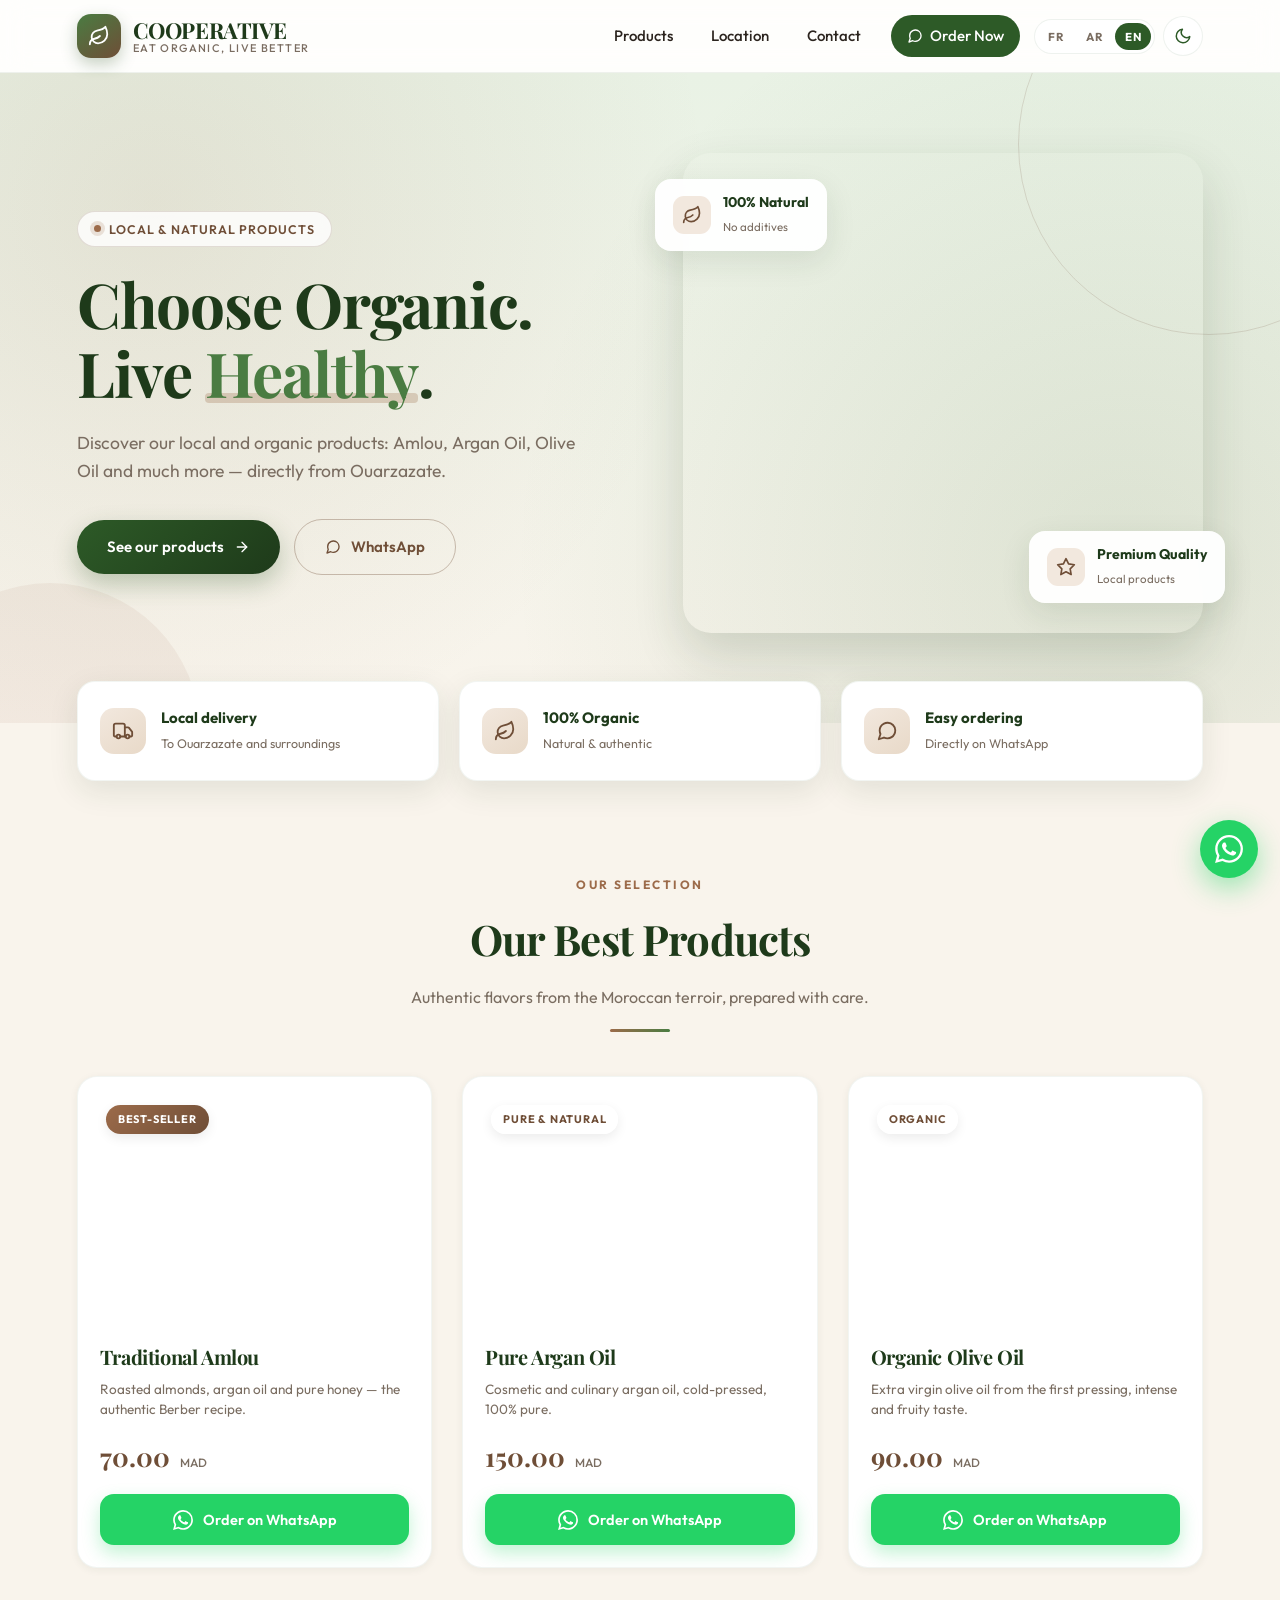
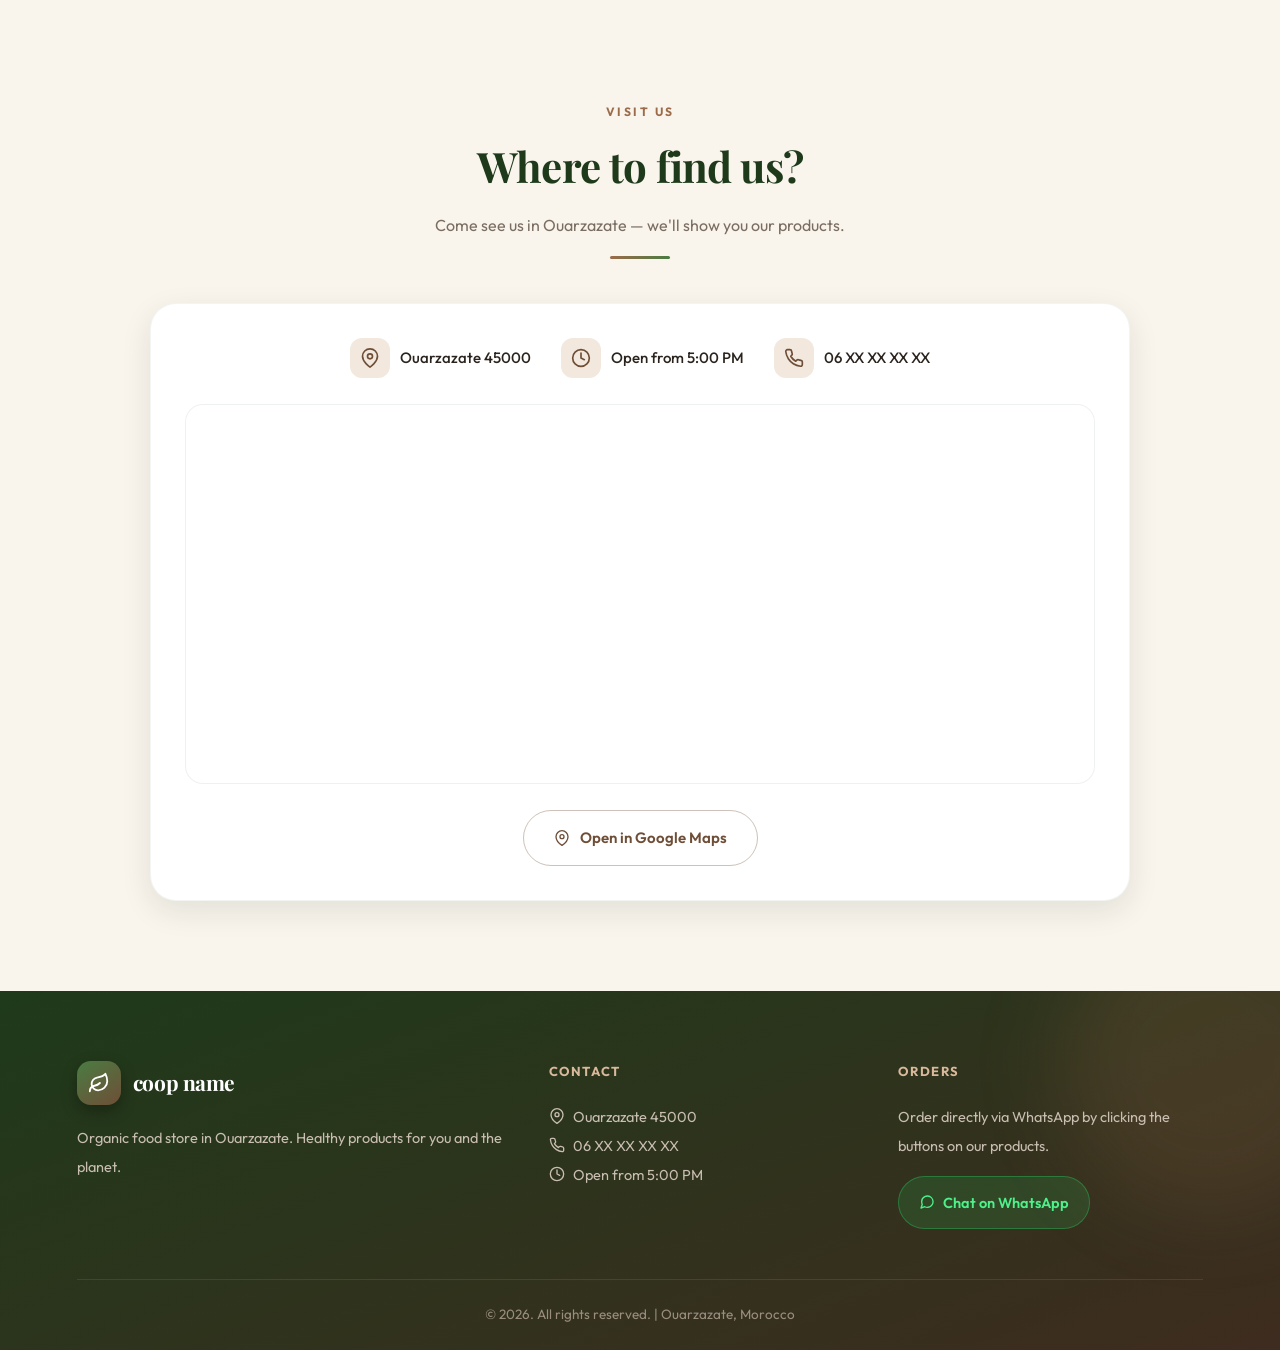
<file: index.html>
<!DOCTYPE html>
<html lang="fr" dir="ltr">
<head>
<meta charset="UTF-8">
<meta name="viewport" content="width=device-width, initial-scale=1.0, viewport-fit=cover">
<meta name="theme-color" content="#1e3a1a">
<title>Coopérative Bio - Amlou, Ziiit & Produits Bio à Ouarzazate</title>
<link rel="preconnect" href="https://fonts.googleapis.com">
<link rel="preconnect" href="https://fonts.gstatic.com" crossorigin>
<link href="https://fonts.googleapis.com/css2?family=Outfit:wght@300;400;500;600;700&family=Playfair+Display:wght@600;700&family=Cairo:wght@400;600;700&display=swap" rel="stylesheet">
<link rel="stylesheet" href="style.css">
</head>
<body>
    <!-- ============ HEADER ============ -->
    <header id="header">
        <div class="logo">
            <div class="logo-mark">
                <svg viewBox="0 0 24 24"><path d="M11 20A7 7 0 0 1 9.8 6.1C15.5 5 17 4.48 19 2c1 2 2 4.18 2 8 0 5.5-4.78 10-10 10Z"/><path d="M2 21c0-3 1.85-5.36 5.08-6C9.5 14.52 12 13 13 12"/></svg>
            </div>
            <div class="logo-text">
                <span class="logo-title" data-i18n="brand_name">COOPERATIVE</span>
                <span class="sub" data-i18n="brand_sub">Manger Bio, Vivre Mieux</span>
            </div>
        </div>

        <nav id="nav">
            <a href="#produits" data-i18n="nav_products">Produits</a>
            <a href="#localisation" data-i18n="nav_location">Localisation</a>
            <a href="#contact" data-i18n="nav_contact">Contact</a>
            <a href="https://wa.me/2126XXXXXXXX?text=Salam" target="_blank" class="nav-cta">
                <svg class="svg-icon svg-16" viewBox="0 0 24 24"><path d="M21 11.5a8.38 8.38 0 0 1-.9 3.8 8.5 8.5 0 0 1-7.6 4.7 8.38 8.38 0 0 1-3.8-.9L3 21l1.9-5.7a8.38 8.38 0 0 1-.9-3.8 8.5 8.5 0 0 1 4.7-7.6 8.38 8.38 0 0 1 3.8-.9h.5a8.48 8.48 0 0 1 8 8v.5z"/></svg>
                <span data-i18n="nav_order">Commander</span>
            </a>
        </nav>

        <div class="header-actions">
            <div class="lang-switch" role="group" aria-label="Langue">
                <button type="button" data-lang="fr" class="active">FR</button>
                <button type="button" data-lang="ar">AR</button>
                <button type="button" data-lang="en">EN</button>
            </div>

            <button class="theme-toggle" id="themeToggle" aria-label="Mode sombre">
                <svg class="icon-moon" viewBox="0 0 24 24"><path d="M21 12.79A9 9 0 1 1 11.21 3 7 7 0 0 0 21 12.79z"/></svg>
                <svg class="icon-sun" viewBox="0 0 24 24"><circle cx="12" cy="12" r="4"/><path d="M12 2v2M12 20v2M4.93 4.93l1.41 1.41M17.66 17.66l1.41 1.41M2 12h2M20 12h2M4.93 19.07l1.41-1.41M17.66 6.34l1.41-1.41"/></svg>
            </button>

            <button class="burger" id="burger" aria-label="Menu" aria-expanded="false">
                <span></span><span></span><span></span>
            </button>
        </div>
    </header>

    <!-- ============ HERO ============ -->
    <section class="hero">
        <div class="hero-text">
            <div class="badge"><span class="dot"></span> <span data-i18n="hero_badge">Produits locaux & naturels</span></div>
            <h1 data-i18n-html="hero_title">Choisissez Bio.<br>Vivez <em>Sainement</em>.</h1>
            <p data-i18n="hero_desc">Découvrez nos produits locaux et bio : Amlou, Huile d'Argan, Huile d'Olive et bien plus encore — directement de Ouarzazate.</p>
            <div class="hero-actions">
                <a href="#produits" class="btn btn-primary">
                    <span data-i18n="hero_btn_products">Voir nos produits</span>
                    <svg class="svg-icon svg-16" viewBox="0 0 24 24"><line x1="5" y1="12" x2="19" y2="12"/><polyline points="12 5 19 12 12 19"/></svg>
                </a>
                <a href="https://wa.me/2126XXXXXXXX?text=Salam" target="_blank" class="btn btn-outline">
                    <svg class="svg-icon svg-16" viewBox="0 0 24 24"><path d="M21 11.5a8.38 8.38 0 0 1-.9 3.8 8.5 8.5 0 0 1-7.6 4.7 8.38 8.38 0 0 1-3.8-.9L3 21l1.9-5.7a8.38 8.38 0 0 1-.9-3.8 8.5 8.5 0 0 1 4.7-7.6 8.38 8.38 0 0 1 3.8-.9h.5a8.48 8.48 0 0 1 8 8v.5z"/></svg>
                    <span data-i18n="hero_btn_wa">WhatsApp</span>
                </a>
            </div>
        </div>

        <div class="hero-image">
            <div class="hero-card card-1">
                <div class="ico">
                    <svg class="svg-icon" viewBox="0 0 24 24"><path d="M11 20A7 7 0 0 1 9.8 6.1C15.5 5 17 4.48 19 2c1 2 2 4.18 2 8 0 5.5-4.78 10-10 10Z"/><path d="M2 21c0-3 1.85-5.36 5.08-6C9.5 14.52 12 13 13 12"/></svg>
                </div>
                <div>
                    <b data-i18n="hero_c1_title">100% Naturel</b>
                    <small data-i18n="hero_c1_sub">Sans additifs</small>
                </div>
            </div>
            <div class="hero-card card-2">
                <div class="ico">
                    <svg class="svg-icon" viewBox="0 0 24 24"><polygon points="12 2 15.09 8.26 22 9.27 17 14.14 18.18 21.02 12 17.77 5.82 21.02 7 14.14 2 9.27 8.91 8.26 12 2"/></svg>
                </div>
                <div>
                    <b data-i18n="hero_c2_title">Qualité Premium</b>
                    <small data-i18n="hero_c2_sub">Produits du terroir</small>
                </div>
            </div>
        </div>
    </section>

    <!-- ============ FEATURES ============ -->
    <div class="features">
        <div class="feature reveal">
            <div class="ico">
                <svg class="svg-icon" viewBox="0 0 24 24"><path d="M14 18V6a2 2 0 0 0-2-2H4a2 2 0 0 0-2 2v11a1 1 0 0 0 1 1h2"/><path d="M15 18H9"/><path d="M19 18h2a1 1 0 0 0 1-1v-3.65a1 1 0 0 0-.22-.624l-3.48-4.35A1 1 0 0 0 17.52 8H14"/><circle cx="17" cy="18" r="2"/><circle cx="7" cy="18" r="2"/></svg>
            </div>
            <div>
                <b data-i18n="feat1_title">Livraison locale</b>
                <small data-i18n="feat1_sub">À Ouarzazate et alentours</small>
            </div>
        </div>
        <div class="feature reveal">
            <div class="ico">
                <svg class="svg-icon" viewBox="0 0 24 24"><path d="M11 20A7 7 0 0 1 9.8 6.1C15.5 5 17 4.48 19 2c1 2 2 4.18 2 8 0 5.5-4.78 10-10 10Z"/><path d="M2 21c0-3 1.85-5.36 5.08-6C9.5 14.52 12 13 13 12"/></svg>
            </div>
            <div>
                <b data-i18n="feat2_title">100% Bio</b>
                <small data-i18n="feat2_sub">Naturel & authentique</small>
            </div>
        </div>
        <div class="feature reveal">
            <div class="ico">
                <svg class="svg-icon" viewBox="0 0 24 24"><path d="M21 11.5a8.38 8.38 0 0 1-.9 3.8 8.5 8.5 0 0 1-7.6 4.7 8.38 8.38 0 0 1-3.8-.9L3 21l1.9-5.7a8.38 8.38 0 0 1-.9-3.8 8.5 8.5 0 0 1 4.7-7.6 8.38 8.38 0 0 1 3.8-.9h.5a8.48 8.48 0 0 1 8 8v.5z"/></svg>
            </div>
            <div>
                <b data-i18n="feat3_title">Commande facile</b>
                <small data-i18n="feat3_sub">Directement sur WhatsApp</small>
            </div>
        </div>
    </div>

    <!-- ============ PRODUITS ============ -->
    <div class="section-head reveal">
        <span class="eyebrow" data-i18n="section_eyebrow">Notre sélection</span>
        <h2 data-i18n="section_title">Nos Meilleurs Produits</h2>
        <p data-i18n="section_desc">Des saveurs authentiques du terroir marocain, préparées avec soin.</p>
        <div class="rule"></div>
    </div>

    <div class="products" id="produits">

        <!-- Produit 1 -->
        <div class="product-card reveal">
            <div class="product-img-wrap">
                <div class="product-img" style="background-image: url('https://images.unsplash.com/photo-1596450514735-111a2fe02935?ixlib=rb-1.2.1&auto=format&fit=crop&w=600&q=80');"></div>
                <span class="tag gold" data-i18n="prod1_tag">Best-seller</span>
            </div>
            <div class="product-body">
                <h3 data-i18n="prod1_name">Amlou Traditionnel</h3>
                <p class="product-desc" data-i18n="prod1_desc">Amandes grillées, huile d'argan et miel pur — la recette berbère authentique.</p>
                <div class="price-row">
                    <span class="price"><span data-i18n="price1_num">70,00</span> <small data-i18n="currency">DH</small></span>

                </div>
                <a href="https://wa.me/2126XXXXXXXX?text=Salam%2C%20bghit%20ncommandi%20Amlou" class="btn btn-whatsapp" target="_blank">
                    <svg width="20" height="20" viewBox="0 0 24 24" fill="white"><path d="M17.472 14.382c-.297-.149-1.758-.867-2.03-.967-.273-.099-.471-.148-.67.15-.197.297-.767.966-.94 1.164-.173.199-.347.223-.644.075-.297-.15-1.255-.463-2.39-1.475-.883-.788-1.48-1.761-1.653-2.059-.173-.297-.018-.458.13-.606.134-.133.298-.347.446-.52.149-.174.198-.298.298-.497.099-.198.05-.371-.025-.52-.075-.149-.669-1.612-.916-2.207-.242-.579-.487-.5-.669-.51-.173-.008-.371-.01-.57-.01-.198 0-.52.074-.792.372-.272.297-1.04 1.016-1.04 2.479 0 1.462 1.065 2.875 1.213 3.074.149.198 2.096 3.2 5.077 4.487.709.306 1.262.489 1.694.625.712.227 1.36.195 1.871.118.571-.085 1.758-.719 2.006-1.413.248-.694.248-1.289.173-1.413-.074-.124-.272-.198-.57-.347m-5.421 7.403h-.004a9.87 9.87 0 01-5.031-1.378l-.361-.214-3.741.982.998-3.648-.235-.374a9.86 9.86 0 01-1.51-5.26c.001-5.45 4.436-9.884 9.888-9.884 2.64 0 5.122 1.03 6.988 2.898a9.825 9.825 0 012.893 6.994c-.003 5.45-4.437 9.884-9.885 9.884m8.413-18.297A11.815 11.815 0 0012.05 0C5.495 0 .16 5.335.157 11.892c0 2.096.547 4.142 1.588 5.945L.057 24l6.305-1.654a11.882 11.882 0 005.683 1.448h.005c6.554 0 11.89-5.335 11.893-11.893a11.821 11.821 0 00-3.48-8.413Z"/></svg>
                    <span data-i18n="btn_order_wa">Commander sur WhatsApp</span>
                </a>
            </div>
        </div>

        <!-- Produit 2 -->
        <div class="product-card reveal">
            <div class="product-img-wrap">
                <div class="product-img" style="background-image: url('https://images.unsplash.com/photo-1608571423902-eed4a5ad8108?ixlib=rb-1.2.1&auto=format&fit=crop&w=600&q=80');"></div>
                <span class="tag" data-i18n="prod2_tag">Pur & naturel</span>
            </div>
            <div class="product-body">
                <h3 data-i18n="prod2_name">Huile d'Argan Pure</h3>
                <p class="product-desc" data-i18n="prod2_desc">Huile d'argan cosmétique et alimentaire, pressée à froid, 100% pure.</p>
                <div class="price-row">
                    <span class="price"><span data-i18n="price2_num">150,00</span> <small data-i18n="currency">DH</small></span>

                </div>
                <a href="https://wa.me/2126XXXXXXXX?text=Salam%2C%20bghit%20ncommandi%20Ziiit%20Argan" class="btn btn-whatsapp" target="_blank">
                    <svg width="20" height="20" viewBox="0 0 24 24" fill="white"><path d="M17.472 14.382c-.297-.149-1.758-.867-2.03-.967-.273-.099-.471-.148-.67.15-.197.297-.767.966-.94 1.164-.173.199-.347.223-.644.075-.297-.15-1.255-.463-2.39-1.475-.883-.788-1.48-1.761-1.653-2.059-.173-.297-.018-.458.13-.606.134-.133.298-.347.446-.52.149-.174.198-.298.298-.497.099-.198.05-.371-.025-.52-.075-.149-.669-1.612-.916-2.207-.242-.579-.487-.5-.669-.51-.173-.008-.371-.01-.57-.01-.198 0-.52.074-.792.372-.272.297-1.04 1.016-1.04 2.479 0 1.462 1.065 2.875 1.213 3.074.149.198 2.096 3.2 5.077 4.487.709.306 1.262.489 1.694.625.712.227 1.36.195 1.871.118.571-.085 1.758-.719 2.006-1.413.248-.694.248-1.289.173-1.413-.074-.124-.272-.198-.57-.347m-5.421 7.403h-.004a9.87 9.87 0 01-5.031-1.378l-.361-.214-3.741.982.998-3.648-.235-.374a9.86 9.86 0 01-1.51-5.26c.001-5.45 4.436-9.884 9.888-9.884 2.64 0 5.122 1.03 6.988 2.898a9.825 9.825 0 012.893 6.994c-.003 5.45-4.437 9.884-9.885 9.884m8.413-18.297A11.815 11.815 0 0012.05 0C5.495 0 .16 5.335.157 11.892c0 2.096.547 4.142 1.588 5.945L.057 24l6.305-1.654a11.882 11.882 0 005.683 1.448h.005c6.554 0 11.89-5.335 11.893-11.893a11.821 11.821 0 00-3.48-8.413Z"/></svg>
                    <span data-i18n="btn_order_wa">Commander sur WhatsApp</span>
                </a>
            </div>
        </div>

        <!-- Produit 3 -->
        <div class="product-card reveal">
            <div class="product-img-wrap">
                <div class="product-img" style="background-image: url('https://images.unsplash.com/photo-1474979266404-7eaacbcd87c5?ixlib=rb-1.2.1&auto=format&fit=crop&w=600&q=80');"></div>
                <span class="tag" data-i18n="prod3_tag">Bio</span>
            </div>
            <div class="product-body">
                <h3 data-i18n="prod3_name">Huile d'Olive Bio</h3>
                <p class="product-desc" data-i18n="prod3_desc">Huile d'olive extra vierge de première pression, goût intense et fruité.</p>
                <div class="price-row">
                    <span class="price"><span data-i18n="price3_num">90,00</span> <small data-i18n="currency">DH</small></span>

                </div>
                <a href="https://wa.me/2126XXXXXXXX?text=Salam%2C%20bghit%20ncommandi%20Ziiit%20Zitoun" class="btn btn-whatsapp" target="_blank">
                    <svg width="20" height="20" viewBox="0 0 24 24" fill="white"><path d="M17.472 14.382c-.297-.149-1.758-.867-2.03-.967-.273-.099-.471-.148-.67.15-.197.297-.767.966-.94 1.164-.173.199-.347.223-.644.075-.297-.15-1.255-.463-2.39-1.475-.883-.788-1.48-1.761-1.653-2.059-.173-.297-.018-.458.13-.606.134-.133.298-.347.446-.52.149-.174.198-.298.298-.497.099-.198.05-.371-.025-.52-.075-.149-.669-1.612-.916-2.207-.242-.579-.487-.5-.669-.51-.173-.008-.371-.01-.57-.01-.198 0-.52.074-.792.372-.272.297-1.04 1.016-1.04 2.479 0 1.462 1.065 2.875 1.213 3.074.149.198 2.096 3.2 5.077 4.487.709.306 1.262.489 1.694.625.712.227 1.36.195 1.871.118.571-.085 1.758-.719 2.006-1.413.248-.694.248-1.289.173-1.413-.074-.124-.272-.198-.57-.347m-5.421 7.403h-.004a9.87 9.87 0 01-5.031-1.378l-.361-.214-3.741.982.998-3.648-.235-.374a9.86 9.86 0 01-1.51-5.26c.001-5.45 4.436-9.884 9.888-9.884 2.64 0 5.122 1.03 6.988 2.898a9.825 9.825 0 012.893 6.994c-.003 5.45-4.437 9.884-9.885 9.884m8.413-18.297A11.815 11.815 0 0012.05 0C5.495 0 .16 5.335.157 11.892c0 2.096.547 4.142 1.588 5.945L.057 24l6.305-1.654a11.882 11.882 0 005.683 1.448h.005c6.554 0 11.89-5.335 11.893-11.893a11.821 11.821 0 00-3.48-8.413Z"/></svg>
                    <span data-i18n="btn_order_wa">Commander sur WhatsApp</span>
                </a>
            </div>
        </div>

    </div>

    <!-- ============ LOCALISATION ============ -->
    <section class="location-section" id="localisation">
        <div class="section-head reveal">
            <span class="eyebrow" data-i18n="loc_eyebrow">Nous rendre visite</span>
            <h2 data-i18n="loc_title">Où nous trouver ?</h2>
            <p data-i18n="loc_desc">Passez nous voir à Ouarzazate — on vous fera découvrir nos produits.</p>
            <div class="rule"></div>
        </div>

        <div class="location-wrap reveal">
            <div class="location-info">
                <div class="info-item">
                    <span class="ico">
                        <svg class="svg-icon" viewBox="0 0 24 24"><path d="M21 10c0 7-9 13-9 13s-9-6-9-13a9 9 0 0 1 18 0z"/><circle cx="12" cy="10" r="3"/></svg>
                    </span>
                    <span data-i18n="loc_address">Ouarzazate 45000</span>
                </div>
                <div class="info-item">
                    <span class="ico">
                        <svg class="svg-icon" viewBox="0 0 24 24"><circle cx="12" cy="12" r="10"/><polyline points="12 6 12 12 16 14"/></svg>
                    </span>
                    <span data-i18n="loc_hours">Ouvert à partir de 17:00</span>
                </div>
                <div class="info-item">
                    <span class="ico">
                        <svg class="svg-icon" viewBox="0 0 24 24"><path d="M22 16.92v3a2 2 0 0 1-2.18 2 19.79 19.79 0 0 1-8.63-3.07 19.5 19.5 0 0 1-6-6 19.79 19.79 0 0 1-3.07-8.67A2 2 0 0 1 4.11 2h3a2 2 0 0 1 2 1.72 12.84 12.84 0 0 0 .7 2.81 2 2 0 0 1-.45 2.11L8.09 9.91a16 16 0 0 0 6 6l1.27-1.27a2 2 0 0 1 2.11-.45 12.84 12.84 0 0 0 2.81.7A2 2 0 0 1 22 16.92z"/></svg>
                    </span>
                    <span data-i18n="loc_phone">06 XX XX XX XX</span>
                </div>
            </div>

            <div class="map-container">
                <iframe src="https://maps.google.com/maps?q=30.9335436,-6.937016&hl=fr&z=14&output=embed" allowfullscreen="" loading="lazy" referrerpolicy="no-referrer-when-downgrade"></iframe>
            </div>

            <a href="https://www.google.com/maps/place/Ouarzazate+45000/@30.9889587,-7.0475458,70661m/data=!3m1!1e3!4m15!1m8!3m7!1s0xdbb104077422057:0x26b3cb529b37ab00!2sOuarzazate+45000!3b1!8m2!3d30.9335436!4d-6.937016!16zL20vMDJmdnB0!3m5!1s0xdbb104077422057:0x26b3cb529b37ab00!8m2!3d30.9335436!4d-6.937016!16zL20vMDJmdnB0?entry=ttu" target="_blank" class="btn btn-outline">
                <svg class="svg-icon svg-16" viewBox="0 0 24 24"><path d="M21 10c0 7-9 13-9 13s-9-6-9-13a9 9 0 0 1 18 0z"/><circle cx="12" cy="10" r="3"/></svg>
                <span data-i18n="btn_open_maps">Ouvrir dans Google Maps</span>
            </a>
        </div>
    </section>

    <!-- ============ FOOTER ============ -->
    <footer id="contact">
        <div class="footer-grid">
            <div>
                <div class="footer-brand">
                    <div class="logo-mark">
                        <svg viewBox="0 0 24 24"><path d="M11 20A7 7 0 0 1 9.8 6.1C15.5 5 17 4.48 19 2c1 2 2 4.18 2 8 0 5.5-4.78 10-10 10Z"/><path d="M2 21c0-3 1.85-5.36 5.08-6C9.5 14.52 12 13 13 12"/></svg>
                    </div>
                    <span class="logo-title" data-i18n="footer_brand">nom coop</span>
                </div>
                <p style="display:block;" data-i18n="footer_desc">Magasin d'alimentation bio à Ouarzazate. Des produits sains pour vous et pour la planète.</p>
            </div>

            <div>
                <h4 data-i18n="footer_contact_title">Contact</h4>
                <p>
                    <svg viewBox="0 0 24 24"><path d="M21 10c0 7-9 13-9 13s-9-6-9-13a9 9 0 0 1 18 0z"/><circle cx="12" cy="10" r="3"/></svg>
                    <span data-i18n="loc_address">Ouarzazate 45000</span>
                </p>
                <p>
                    <svg viewBox="0 0 24 24"><path d="M22 16.92v3a2 2 0 0 1-2.18 2 19.79 19.79 0 0 1-8.63-3.07 19.5 19.5 0 0 1-6-6 19.79 19.79 0 0 1-3.07-8.67A2 2 0 0 1 4.11 2h3a2 2 0 0 1 2 1.72 12.84 12.84 0 0 0 .7 2.81 2 2 0 0 1-.45 2.11L8.09 9.91a16 16 0 0 0 6 6l1.27-1.27a2 2 0 0 1 2.11-.45 12.84 12.84 0 0 0 2.81.7A2 2 0 0 1 22 16.92z"/></svg>
                    <span data-i18n="loc_phone">06 XX XX XX XX</span>
                </p>
                <p>
                    <svg viewBox="0 0 24 24"><circle cx="12" cy="12" r="10"/><polyline points="12 6 12 12 16 14"/></svg>
                    <span data-i18n="loc_hours">Ouvert à partir de 17:00</span>
                </p>
            </div>

            <div>
                <h4 data-i18n="footer_orders_title">Commandes</h4>
                <p style="display:block;" data-i18n="footer_orders_desc">Commandez directement via WhatsApp en cliquant sur les boutons de nos produits.</p>
                <a href="https://wa.me/2126XXXXXXXX" target="_blank" class="footer-wa">
                    <svg viewBox="0 0 24 24"><path d="M21 11.5a8.38 8.38 0 0 1-.9 3.8 8.5 8.5 0 0 1-7.6 4.7 8.38 8.38 0 0 1-3.8-.9L3 21l1.9-5.7a8.38 8.38 0 0 1-.9-3.8 8.5 8.5 0 0 1 4.7-7.6 8.38 8.38 0 0 1 3.8-.9h.5a8.48 8.48 0 0 1 8 8v.5z"/></svg>
                    <span data-i18n="footer_wa">Discuter sur WhatsApp</span>
                </a>
            </div>
        </div>

        <div class="footer-bottom" data-i18n="footer_copy">
            &copy; 2026. Tous droits réservés. | Ouarzazate, Maroc
        </div>
    </footer>

    <!-- Float WhatsApp -->
    <a href="https://wa.me/2126XXXXXXXX?text=Salam" target="_blank" class="float-wa" aria-label="WhatsApp">
        <svg viewBox="0 0 24 24"><path d="M17.472 14.382c-.297-.149-1.758-.867-2.03-.967-.273-.099-.471-.148-.67.15-.197.297-.767.966-.94 1.164-.173.199-.347.223-.644.075-.297-.15-1.255-.463-2.39-1.475-.883-.788-1.48-1.761-1.653-2.059-.173-.297-.018-.458.13-.606.134-.133.298-.347.446-.52.149-.174.198-.298.298-.497.099-.198.05-.371-.025-.52-.075-.149-.669-1.612-.916-2.207-.242-.579-.487-.5-.669-.51-.173-.008-.371-.01-.57-.01-.198 0-.52.074-.792.372-.272.297-1.04 1.016-1.04 2.479 0 1.462 1.065 2.875 1.213 3.074.149.198 2.096 3.2 5.077 4.487.709.306 1.262.489 1.694.625.712.227 1.36.195 1.871.118.571-.085 1.758-.719 2.006-1.413.248-.694.248-1.289.173-1.413-.074-.124-.272-.198-.57-.347m-5.421 7.403h-.004a9.87 9.87 0 01-5.031-1.378l-.361-.214-3.741.982.998-3.648-.235-.374a9.86 9.86 0 01-1.51-5.26c.001-5.45 4.436-9.884 9.888-9.884 2.64 0 5.122 1.03 6.988 2.898a9.825 9.825 0 012.893 6.994c-.003 5.45-4.437 9.884-9.885 9.884m8.413-18.297A11.815 11.815 0 0012.05 0C5.495 0 .16 5.335.157 11.892c0 2.096.547 4.142 1.588 5.945L.057 24l6.305-1.654a11.882 11.882 0 005.683 1.448h.005c6.554 0 11.89-5.335 11.893-11.893a11.821 11.821 0 00-3.48-8.413Z"/></svg>
    </a>

    <script src="script.js">
    </script>

</body>
</html>
</file>
<file: style.css>
:root {
        --green-900: #1e3a1a;
        --green-700: #2d5a27;
        --green-500: #4a7c42;
        --green-100: #e9f2e5;
        --cream: #f9f4ec;
        --white: #ffffff;
        --gold: #c9a227;

        --coffee-900: #3e2c1f;
        --coffee-700: #6f4e37;
        --coffee-500: #9c6b4a;
        --coffee-300: #d9b99b;
        --coffee-100: #f2e8de;

        --text-dark: #2b241e;
        --text-light: #7a6d61;
        --heading: #1e3a1a;

        --card-bg: #ffffff;
        --header-bg: rgba(255, 255, 255, .85);
        --mobile-menu-bg: rgba(255, 255, 255, .98);
        --glass-bg: rgba(255, 255, 255, .95);
        --glass-bg-soft: rgba(255, 255, 255, .8);
        --border-soft: rgba(45, 90, 39, .08);
        --border-softer: rgba(45, 90, 39, .06);
        --footer-bg-gradient: linear-gradient(160deg, #1e3a1a, #3e2c1f);
        --footer-text: #c9beb2;
        --footer-muted: #9a8d80;
        --footer-title: #d9b99b;

        --whatsapp: #25D366;
        --whatsapp-dark: #128C7E;
        --shadow-sm: 0 2px 8px rgba(30, 58, 26, .06);
        --shadow-md: 0 10px 30px rgba(30, 58, 26, .10);
        --shadow-lg: 0 22px 50px rgba(30, 58, 26, .16);
        --radius: 20px;
    }

    body.dark {
        --green-100: #1c2c19;
        --cream: #14120f;
        --white: #1f1d1a;

        --text-dark: #ece6dc;
        --text-light: #a89e92;
        --heading: #cfe6c6;

        --card-bg: #1f1d1a;
        --header-bg: rgba(20, 18, 15, .82);
        --mobile-menu-bg: rgba(20, 18, 15, .98);
        --glass-bg: rgba(31, 29, 26, .95);
        --glass-bg-soft: rgba(31, 29, 26, .75);
        --border-soft: rgba(207, 230, 198, .1);
        --border-softer: rgba(207, 230, 198, .07);

        --coffee-100: #2a221c;
        --footer-bg-gradient: linear-gradient(160deg, #10200e, #201612);
        --footer-text: #b8b0a3;
        --footer-muted: #8b8377;
        --footer-title: #d9b99b;

        --shadow-sm: 0 2px 8px rgba(0, 0, 0, .35);
        --shadow-md: 0 10px 30px rgba(0, 0, 0, .45);
        --shadow-lg: 0 22px 50px rgba(0, 0, 0, .55);
        color-scheme: dark;
    }

    * { margin: 0; padding: 0; box-sizing: border-box; -webkit-tap-highlight-color: transparent; }
    html { scroll-behavior: smooth; -webkit-text-size-adjust: 100%; }

    body {
        font-family: 'Outfit', 'Segoe UI', Tahoma, sans-serif;
        background-color: var(--cream);
        color: var(--text-dark);
        line-height: 1.6;
        -webkit-font-smoothing: antialiased;
        overflow-x: hidden;
        transition: background-color .35s ease, color .35s ease;
        min-height: 100vh;
        min-height: 100dvh;
    }

    html[dir="rtl"] body { font-family: 'Cairo', 'Outfit', sans-serif; }
    html[dir="rtl"] h1, html[dir="rtl"] h2, html[dir="rtl"] h3, html[dir="rtl"] .logo-title {
        font-family: 'Cairo', 'Playfair Display', serif;
        letter-spacing: 0;
    }

    h1, h2, h3, .logo-title {
        font-family: 'Playfair Display', Georgia, serif;
        letter-spacing: -.02em;
    }

    a { text-decoration: none; }
    img { max-width: 100%; display: block; }
    button { -webkit-appearance: none; appearance: none; }

    /* ===== SVG icons ===== */
    .svg-icon {
        width: 18px;
        height: 18px;
        stroke: currentColor;
        fill: none;
        stroke-width: 2;
        stroke-linecap: round;
        stroke-linejoin: round;
        flex-shrink: 0;
    }
    .svg-16 { width: 16px; height: 16px; }
    .svg-20 { width: 20px; height: 20px; }
    .svg-22 { width: 22px; height: 22px; }

    .logo-mark svg {
        width: 22px;
        height: 22px;
        stroke: #fff;
        fill: none;
        stroke-width: 2;
        stroke-linecap: round;
        stroke-linejoin: round;
    }

    /* ============ TOP BAR ============ */
    .top-bar {
        background: linear-gradient(90deg, var(--green-900), var(--coffee-700) 50%, var(--green-900));
        color: #f3e8dc;
        padding: 9px 16px;
        font-size: 13.5px;
        display: flex;
        justify-content: center;
        align-items: center;
        flex-wrap: wrap;
        gap: 14px;
        text-align: center;
    }
    .top-bar .tb-item { display: inline-flex; align-items: center; gap: 7px; }
    .top-bar .tb-sep { opacity: .5; }
    .top-bar svg { width: 15px; height: 15px; stroke: #fff; fill: none; stroke-width: 2; stroke-linecap: round; stroke-linejoin: round; }
    .top-bar strong { color: #fff; font-weight: 600; }

    /* ============ HEADER ============ */
    header {
        position: sticky;
        top: 0;
        z-index: 200;
        display: flex;
        justify-content: space-between;
        align-items: center;
        gap: 14px;
        padding: 14px 6%;
        background: var(--header-bg);
        backdrop-filter: blur(14px);
        -webkit-backdrop-filter: blur(14px);
        border-bottom: 1px solid var(--border-soft);
        transition: box-shadow .3s ease, padding .3s ease, background .35s ease;
    }
    header.scrolled {
        box-shadow: var(--shadow-sm);
        padding: 10px 6%;
    }

    .logo {
        display: flex;
        align-items: center;
        gap: 12px;
        flex-shrink: 0;
        min-width: 0;
    }
    .logo-mark {
        width: 44px;
        height: 44px;
        border-radius: 14px;
        background: linear-gradient(145deg, var(--green-500), var(--coffee-700));
        display: grid;
        place-items: center;
        box-shadow: 0 6px 16px rgba(45, 90, 39, .28);
        flex-shrink: 0;
    }
    .logo-text { display: flex; flex-direction: column; line-height: 1.1; min-width: 0; }
    .logo-title {
        font-size: 22px;
        font-weight: 700;
        color: var(--heading);
        transition: color .3s ease;
        white-space: nowrap;
    }
    .logo-text span.sub {
        font-size: 11px;
        letter-spacing: 1.4px;
        text-transform: uppercase;
        color: var(--text-light);
        font-weight: 500;
        white-space: nowrap;
        overflow: hidden;
        text-overflow: ellipsis;
    }
    html[dir="rtl"] .logo-text span.sub { letter-spacing: 0; }

    nav {
        display: flex;
        align-items: center;
        gap: 6px;
        margin-inline-start: auto;
    }
    nav a {
        color: var(--text-dark);
        font-weight: 500;
        font-size: 15px;
        padding: 9px 16px;
        border-radius: 999px;
        transition: all .25s ease;
        display: inline-flex;
        align-items: center;
    }
    nav a:hover {
        background: var(--green-100);
        color: var(--green-500);
    }
    nav a.nav-cta {
        background: var(--green-700);
        color: #fff;
        margin-inline-start: 8px;
        gap: 7px;
    }
    nav a.nav-cta:hover {
        background: var(--green-900);
        transform: translateY(-1px);
        color: #fff;
    }

    .header-actions {
        display: flex;
        align-items: center;
        gap: 8px;
        flex-shrink: 0;
    }

    .lang-switch {
        display: inline-flex;
        background: var(--card-bg);
        border: 1px solid var(--border-soft);
        border-radius: 999px;
        padding: 3px;
        gap: 2px;
        transition: background .3s ease, border-color .3s ease;
    }
    .lang-switch button {
        background: none;
        border: none;
        font-family: inherit;
        font-size: 11.5px;
        font-weight: 700;
        letter-spacing: .5px;
        color: var(--text-light);
        padding: 6px 10px;
        border-radius: 999px;
        cursor: pointer;
        transition: all .22s ease;
        min-width: 34px;
    }
    .lang-switch button:hover { color: var(--green-700); }
    .lang-switch button.active {
        background: var(--green-700);
        color: #fff;
    }
    body.dark .lang-switch button:hover { color: #cfe6c6; }

    .theme-toggle {
        width: 40px;
        height: 40px;
        border-radius: 50%;
        background: var(--card-bg);
        border: 1px solid var(--border-soft);
        display: grid;
        place-items: center;
        cursor: pointer;
        color: var(--green-700);
        transition: all .28s ease;
        flex-shrink: 0;
    }
    body.dark .theme-toggle { color: #ffd97a; }
    .theme-toggle:hover {
        transform: rotate(15deg) scale(1.06);
        border-color: var(--green-500);
    }
    .theme-toggle svg {
        width: 18px;
        height: 18px;
        stroke: currentColor;
        fill: none;
        stroke-width: 2;
        stroke-linecap: round;
        stroke-linejoin: round;
    }
    .theme-toggle .icon-sun { display: none; }
    body.dark .theme-toggle .icon-sun { display: block; }
    body.dark .theme-toggle .icon-moon { display: none; }

    .burger {
        display: none;
        flex-direction: column;
        gap: 5px;
        background: none;
        border: none;
        cursor: pointer;
        padding: 10px 8px;
        min-width: 44px;
        min-height: 44px;
        align-items: center;
        justify-content: center;
    }
    .burger span {
        width: 22px;
        height: 2px;
        background: var(--text-dark);
        border-radius: 2px;
        transition: .3s;
    }
    .burger.open span:nth-child(1) { transform: translateY(7px) rotate(45deg); }
    .burger.open span:nth-child(2) { opacity: 0; }
    .burger.open span:nth-child(3) { transform: translateY(-7px) rotate(-45deg); }

    /* ============ HERO ============ */
    .hero {
        position: relative;
        display: grid;
        grid-template-columns: 1.05fr 1fr;
        align-items: center;
        gap: 60px;
        padding: 80px 6% 90px;
        background:
            radial-gradient(circle at 12% 20%, rgba(156, 107, 74, .12), transparent 45%),
            radial-gradient(circle at 88% 75%, rgba(74, 124, 66, .14), transparent 50%),
            linear-gradient(180deg, var(--green-100) 0%, var(--cream) 100%);
        overflow: hidden;
        transition: background .4s ease;
    }
    .hero::before {
        content: "";
        position: absolute;
        top: -120px; right: -120px;
        width: 380px; height: 380px;
        border-radius: 50%;
        border: 1px solid rgba(111, 78, 55, .16);
        pointer-events: none;
    }
    .hero::after {
        content: "";
        position: absolute;
        bottom: -160px; left: -100px;
        width: 300px; height: 300px;
        border-radius: 50%;
        background: rgba(156, 107, 74, .08);
        pointer-events: none;
    }

    .hero-text { position: relative; z-index: 2; }

    .badge {
        display: inline-flex;
        align-items: center;
        gap: 8px;
        background: var(--glass-bg-soft);
        border: 1px solid rgba(111, 78, 55, .18);
        color: var(--coffee-700);
        font-size: 12.5px;
        font-weight: 600;
        letter-spacing: 1px;
        text-transform: uppercase;
        padding: 7px 16px;
        border-radius: 999px;
        margin-bottom: 22px;
        backdrop-filter: blur(8px);
        transition: background .3s ease, color .3s ease;
    }
    body.dark .badge { color: var(--coffee-300); }
    html[dir="rtl"] .badge { letter-spacing: 0; }
    .badge .dot {
        width: 7px; height: 7px;
        border-radius: 50%;
        background: var(--coffee-500);
        box-shadow: 0 0 0 4px rgba(156, 107, 74, .18);
        flex-shrink: 0;
    }

    .hero-text h1 {
        font-size: clamp(32px, 5vw, 62px);
        line-height: 1.12;
        color: var(--heading);
        margin-bottom: 22px;
        transition: color .3s ease;
    }
    .hero-text h1 em {
        font-style: normal;
        color: var(--green-500);
        position: relative;
        display: inline-block;
    }
    .hero-text h1 em::after {
        content: "";
        position: absolute;
        left: 0; bottom: 4px;
        width: 100%; height: 10px;
        background: rgba(156, 107, 74, .28);
        border-radius: 4px;
        z-index: -1;
    }

    .hero-text p {
        font-size: 17.5px;
        color: var(--text-light);
        margin-bottom: 34px;
        max-width: 500px;
    }

    .hero-actions {
        display: flex;
        flex-wrap: wrap;
        gap: 14px;
        align-items: center;
    }

    .btn {
        display: inline-flex;
        align-items: center;
        justify-content: center;
        gap: 10px;
        padding: 15px 30px;
        border-radius: 999px;
        font-weight: 600;
        font-size: 15px;
        font-family: inherit;
        border: none;
        cursor: pointer;
        transition: all .28s cubic-bezier(.4, 0, .2, 1);
        white-space: nowrap;
        min-height: 48px;
        touch-action: manipulation;
    }
    .btn-primary {
        background: linear-gradient(135deg, var(--green-700), var(--green-900));
        color: #fff;
        box-shadow: 0 10px 24px rgba(45, 90, 39, .28);
    }
    .btn-primary:hover {
        transform: translateY(-3px);
        box-shadow: 0 16px 32px rgba(45, 90, 39, .34);
    }
    .btn-outline {
        background: transparent;
        border: 1.5px solid rgba(111, 78, 55, .35);
        color: var(--coffee-700);
    }
    body.dark .btn-outline { color: var(--coffee-300); border-color: rgba(217, 185, 155, .35); }
    .btn-outline:hover {
        background: var(--coffee-700);
        border-color: var(--coffee-700);
        color: #fff;
        transform: translateY(-3px);
    }
    body.dark .btn-outline:hover { color: #1a1814; }

    .hero-image {
        position: relative;
        z-index: 2;
        height: 480px;
        border-radius: 28px;
        background-image: url('https://images.unsplash.com/photo-1608686207856-001b95cf60ca?ixlib=rb-1.2.1&auto=format&fit=crop&w=900&q=80');
        background-size: cover;
        background-position: center;
        box-shadow: var(--shadow-lg);
        animation: float 6s ease-in-out infinite;
    }
    @keyframes float {
        0%, 100% { transform: translateY(0); }
        50% { transform: translateY(-14px); }
    }

    .hero-card {
        position: absolute;
        background: var(--glass-bg);
        backdrop-filter: blur(10px);
        border-radius: 16px;
        padding: 12px 18px;
        box-shadow: var(--shadow-md);
        display: flex;
        align-items: center;
        gap: 12px;
        z-index: 3;
        transition: background .3s ease;
    }
    .hero-card .ico {
        width: 38px; height: 38px;
        border-radius: 11px;
        display: grid;
        place-items: center;
        background: var(--coffee-100);
        color: var(--coffee-700);
        flex-shrink: 0;
    }
    body.dark .hero-card .ico { color: var(--coffee-300); }
    .hero-card .ico svg { width: 20px; height: 20px; }
    .hero-card b { font-size: 14px; display: block; color: var(--heading); }
    .hero-card small { font-size: 11.5px; color: var(--text-light); }

    .card-1 { inset-block-start: 26px; inset-inline-start: -28px; animation: float 5s ease-in-out infinite .4s; }
    .card-2 { inset-block-end: 30px; inset-inline-end: -22px; animation: float 5.5s ease-in-out infinite .9s; }

    /* ============ FEATURES ============ */
    .features {
        display: grid;
        grid-template-columns: repeat(auto-fit, minmax(220px, 1fr));
        gap: 20px;
        padding: 0 6%;
        margin-top: -42px;
        position: relative;
        z-index: 5;
    }
    .feature {
        background: var(--card-bg);
        border-radius: 18px;
        padding: 24px 22px;
        box-shadow: var(--shadow-md);
        display: flex;
        align-items: center;
        gap: 15px;
        border: 1px solid var(--border-softer);
        transition: transform .3s ease, box-shadow .3s ease, background .35s ease;
    }
    .feature:hover {
        transform: translateY(-5px);
        box-shadow: var(--shadow-lg);
    }
    .feature .ico {
        width: 46px; height: 46px;
        flex-shrink: 0;
        border-radius: 14px;
        background: linear-gradient(145deg, var(--coffee-100), #e8d9c8);
        display: grid;
        place-items: center;
        color: var(--coffee-700);
    }
    body.dark .feature .ico {
        background: linear-gradient(145deg, #2a221c, #1f1a15);
        color: var(--coffee-300);
    }
    .feature .ico svg { width: 22px; height: 22px; }
    .feature b { display: block; font-size: 15px; color: var(--heading); }
    .feature small { font-size: 12.5px; color: var(--text-light); }

    /* ============ SECTION HEAD ============ */
    .section-head {
        text-align: center;
        margin: 90px auto 44px;
        padding: 0 6%;
        max-width: 700px;
    }
    .section-head .eyebrow {
        display: inline-block;
        font-size: 12px;
        font-weight: 700;
        letter-spacing: 2.5px;
        text-transform: uppercase;
        color: var(--coffee-500);
        margin-bottom: 12px;
    }
    body.dark .section-head .eyebrow { color: var(--coffee-300); }
    html[dir="rtl"] .section-head .eyebrow { letter-spacing: 0; }
    .section-head h2 {
        font-size: clamp(26px, 3.6vw, 42px);
        color: var(--heading);
        margin-bottom: 12px;
        transition: color .3s ease;
    }
    .section-head p {
        color: var(--text-light);
        font-size: 16px;
    }
    .section-head .rule {
        width: 60px;
        height: 3px;
        border-radius: 3px;
        background: linear-gradient(90deg, var(--coffee-500), var(--green-500));
        margin: 18px auto 0;
    }

    /* ============ PRODUCTS ============ */
    .products {
        display: grid;
        grid-template-columns: repeat(auto-fit, minmax(270px, 1fr));
        gap: 30px;
        padding: 0 6% 40px;
    }
    .product-card {
        background: var(--card-bg);
        border-radius: var(--radius);
        padding: 16px;
        box-shadow: var(--shadow-sm);
        border: 1px solid var(--border-softer);
        transition: transform .4s cubic-bezier(.4, 0, .2, 1), box-shadow .4s ease, background .35s ease;
        display: flex;
        flex-direction: column;
        position: relative;
        overflow: hidden;
    }
    .product-card:hover {
        transform: translateY(-10px);
        box-shadow: var(--shadow-lg);
    }
    .product-img-wrap {
        position: relative;
        border-radius: 14px;
        overflow: hidden;
        height: 230px;
        margin-bottom: 18px;
    }
    .product-img {
        width: 100%;
        height: 100%;
        background-size: cover;
        background-position: center;
        transition: transform .7s cubic-bezier(.2, .8, .2, 1);
    }
    .product-card:hover .product-img { transform: scale(1.09); }

    .tag {
        position: absolute;
        top: 12px;
        inset-inline-start: 12px;
        background: var(--glass-bg);
        backdrop-filter: blur(6px);
        color: var(--coffee-700);
        font-size: 11px;
        font-weight: 700;
        letter-spacing: .8px;
        text-transform: uppercase;
        padding: 6px 12px;
        border-radius: 999px;
        box-shadow: 0 4px 12px rgba(0, 0, 0, .08);
    }
    html[dir="rtl"] .tag { letter-spacing: 0; }
    body.dark .tag { color: var(--coffee-300); }
    .tag.gold {
        background: linear-gradient(135deg, var(--coffee-500), var(--coffee-700));
        color: #fff;
    }

    .product-body {
        padding: 0 6px 6px;
        display: flex;
        flex-direction: column;
        flex-grow: 1;
    }
    .product-card h3 {
        font-size: 20px;
        color: var(--heading);
        margin-bottom: 6px;
        transition: color .3s ease;
    }
    .product-desc {
        font-size: 13.5px;
        color: var(--text-light);
        margin-bottom: 16px;
        line-height: 1.55;
    }
    .price-row {
        display: flex;
        align-items: baseline;
        justify-content: space-between;
        gap: 10px;
        margin-bottom: 16px;
        margin-top: auto;
    }
    .price {
        font-family: 'Playfair Display', serif;
        font-size: 26px;
        font-weight: 700;
        color: var(--coffee-700);
    }
    body.dark .price { color: var(--coffee-300); }
    html[dir="rtl"] .price { font-family: 'Cairo', sans-serif; }
    .price small {
        font-family: 'Outfit', sans-serif;
        font-size: 12px;
        color: var(--text-light);
        font-weight: 500;
        margin-inline-start: 4px;
    }
    .stock {
        font-size: 12px;
        color: var(--coffee-700);
        background: var(--coffee-100);
        padding: 4px 10px;
        border-radius: 999px;
        font-weight: 600;
        white-space: nowrap;
    }
    body.dark .stock { color: var(--coffee-300); }

    .btn-whatsapp {
        width: 100%;
        background: var(--whatsapp);
        color: #fff;
        padding: 14px 18px;
        border-radius: 14px;
        font-size: 14.5px;
        box-shadow: 0 8px 18px rgba(37, 211, 102, .28);
    }
    .btn-whatsapp:hover {
        background: var(--whatsapp-dark);
        transform: translateY(-2px);
        box-shadow: 0 12px 24px rgba(37, 211, 102, .35);
        color: #fff;
    }
    .btn-whatsapp svg { flex-shrink: 0; }

    /* ============ LOCATION ============ */
    .location-section {
        padding: 0 6% 90px;
        text-align: center;
    }
    .location-wrap {
        background: var(--card-bg);
        border-radius: 26px;
        padding: 34px;
        box-shadow: var(--shadow-md);
        border: 1px solid var(--border-softer);
        max-width: 980px;
        margin: 0 auto;
        transition: background .35s ease;
    }
    .location-info {
        display: flex;
        flex-wrap: wrap;
        justify-content: center;
        gap: 30px;
        margin-bottom: 26px;
    }
    .info-item {
        display: flex;
        align-items: center;
        gap: 10px;
        font-size: 15px;
        color: var(--text-dark);
        font-weight: 500;
    }
    .info-item .ico {
        width: 40px; height: 40px;
        border-radius: 12px;
        background: var(--coffee-100);
        display: grid;
        place-items: center;
        color: var(--coffee-700);
        flex-shrink: 0;
    }
    body.dark .info-item .ico { color: var(--coffee-300); }
    .info-item .ico svg { width: 20px; height: 20px; }
    .map-container {
        width: 100%;
        height: 380px;
        border-radius: 18px;
        overflow: hidden;
        box-shadow: inset 0 0 0 1px var(--border-soft);
    }
    .map-container iframe {
        width: 100%;
        height: 100%;
        border: none;
        display: block;
    }
    .location-section .btn-outline { margin-top: 26px; }

    /* ============ FOOTER ============ */
    footer {
        background: var(--footer-bg-gradient);
        color: #fff;
        padding: 70px 6% 0;
        position: relative;
        overflow: hidden;
        transition: background .4s ease;
    }
    footer::before {
        content: "";
        position: absolute;
        top: -80px; right: -80px;
        width: 300px; height: 300px;
        border-radius: 50%;
        background: rgba(156, 107, 74, .18);
        filter: blur(40px);
        pointer-events: none;
    }
    .footer-grid {
        position: relative;
        z-index: 2;
        display: grid;
        grid-template-columns: 1.4fr 1fr 1fr;
        gap: 45px;
        margin-bottom: 50px;
    }
    .footer-brand {
        display: flex;
        align-items: center;
        gap: 12px;
        margin-bottom: 18px;
    }
    .footer-brand .logo-mark { box-shadow: 0 6px 16px rgba(0, 0, 0, .3); }
    .footer-brand .logo-title { color: #fff; font-size: 21px; }

    .footer-grid h4 {
        font-family: 'Outfit', sans-serif;
        font-size: 13px;
        letter-spacing: 1.6px;
        text-transform: uppercase;
        color: var(--footer-title);
        margin-bottom: 20px;
        font-weight: 700;
    }
    html[dir="rtl"] .footer-grid h4 { letter-spacing: 0; font-family: 'Cairo', sans-serif; }
    .footer-grid p, .footer-grid a {
        color: var(--footer-text);
        font-size: 14.5px;
        line-height: 2;
        display: flex;
        align-items: center;
        gap: 8px;
        transition: color .25s ease;
    }
    .footer-grid a:hover { color: #fff; }
    .footer-grid p strong { color: #fff; font-weight: 600; }
    .footer-grid p svg {
        width: 16px;
        height: 16px;
        stroke: currentColor;
        fill: none;
        stroke-width: 2;
        stroke-linecap: round;
        stroke-linejoin: round;
        flex-shrink: 0;
    }

    .footer-wa {
        display: inline-flex !important;
        align-items: center;
        gap: 9px;
        margin-top: 16px;
        background: rgba(37, 211, 102, .14);
        border: 1px solid rgba(37, 211, 102, .35);
        color: #4ef08a !important;
        font-weight: 600 !important;
        padding: 11px 20px;
        border-radius: 999px;
        transition: all .25s ease;
        min-height: 44px;
    }
    .footer-wa:hover {
        background: var(--whatsapp);
        color: #fff !important;
        transform: translateY(-2px);
    }
    .footer-wa svg {
        width: 16px; height: 16px;
        stroke: currentColor; fill: none; stroke-width: 2;
        stroke-linecap: round; stroke-linejoin: round;
    }

    .footer-bottom {
        position: relative;
        z-index: 2;
        text-align: center;
        border-top: 1px solid rgba(255, 255, 255, .09);
        padding: 24px 0;
        font-size: 13.5px;
        color: var(--footer-muted);
    }

    /* ============ FLOAT WA ============ */
    .float-wa {
        position: fixed;
        bottom: 22px;
        inset-inline-end: 22px;
        width: 58px;
        height: 58px;
        border-radius: 50%;
        background: var(--whatsapp);
        display: grid;
        place-items: center;
        box-shadow: 0 10px 28px rgba(37, 211, 102, .45);
        z-index: 300;
        transition: all .3s cubic-bezier(.4, 0, .2, 1);
        animation: pulse 2.6s infinite;
    }
    .float-wa:hover { transform: scale(1.1) rotate(6deg); background: var(--whatsapp-dark); }
    .float-wa svg { width: 28px; height: 28px; fill: #fff; }
    @keyframes pulse {
        0% { box-shadow: 0 10px 28px rgba(37, 211, 102, .45), 0 0 0 0 rgba(37, 211, 102, .5); }
        70% { box-shadow: 0 10px 28px rgba(37, 211, 102, .45), 0 0 0 18px rgba(37, 211, 102, 0); }
        100% { box-shadow: 0 10px 28px rgba(37, 211, 102, .45), 0 0 0 0 rgba(37, 211, 102, 0); }
    }

    /* ============ REVEAL ============ */
    .reveal {
        opacity: 0;
        transform: translateY(28px);
        transition: opacity .75s cubic-bezier(.2, .8, .2, 1), transform .75s cubic-bezier(.2, .8, .2, 1);
    }
    .reveal.visible { opacity: 1; transform: translateY(0); }

    #produits, #localisation, #contact { scroll-margin-top: 90px; }

    /* ==========================================================
       RESPONSIVE - MOBILE FIRST IMPROVEMENTS
       ========================================================== */

    /* ---------- Tablet / small desktop ---------- */
    @media (max-width: 1024px) {
        header { padding: 12px 5%; }
        .hero { padding: 70px 5% 80px; gap: 46px; }
        .products { padding: 0 5% 40px; gap: 24px; }
        .features { padding: 0 5%; }
        .location-section { padding: 0 5% 80px; }
        footer { padding: 60px 5% 0; }
    }

    /* ---------- Small tablet ---------- */
    @media (max-width: 980px) {
        .hero {
            grid-template-columns: 1fr;
            text-align: center;
            padding: 60px 5% 80px;
            gap: 40px;
        }
        html[dir="rtl"] .hero { text-align: center; }
        .hero-text p { margin-left: auto; margin-right: auto; }
        .hero-actions { justify-content: center; }
        .hero-image { height: 380px; max-width: 560px; margin: 0 auto; width: 100%; animation: none; }
        .card-1 { inset-inline-start: 0; }
        .card-2 { inset-inline-end: 0; }
        .card-1, .card-2 { animation: none; }
        .footer-grid { grid-template-columns: 1fr 1fr; gap: 36px; }
    }

    /* ---------- Mobile (main breakpoint) ---------- */
    @media (max-width: 860px) {
        /* --- Header --- */
        header {
            padding: 10px 4%;
            gap: 8px;
        }
        header.scrolled { padding: 8px 4%; }

        .logo-mark { width: 38px; height: 38px; border-radius: 12px; }
        .logo-mark svg { width: 19px; height: 19px; }
        .logo-title { font-size: 17px; }
        .logo-text span.sub { font-size: 9px; letter-spacing: .8px; }
        .logo { gap: 10px; }

        .lang-switch button {
            padding: 5px 7px;
            font-size: 10.5px;
            min-width: 30px;
        }
        .theme-toggle { width: 36px; height: 36px; }
        .theme-toggle svg { width: 16px; height: 16px; }
        .header-actions { gap: 6px; }

        /* --- Burger + Menu --- */
        .burger { display: flex; }
        nav {
            position: absolute;
            top: 100%;
            left: 0;
            right: 0;
            flex-direction: column;
            align-items: stretch;
            gap: 4px;
            background: var(--mobile-menu-bg);
            backdrop-filter: blur(14px);
            -webkit-backdrop-filter: blur(14px);
            padding: 14px 4% 22px;
            box-shadow: var(--shadow-md);
            border-bottom: 1px solid var(--border-soft);
            max-height: 0;
            overflow: hidden;
            opacity: 0;
            pointer-events: none;
            transition: max-height .38s ease, opacity .3s ease, padding .3s ease;
        }
        nav.open {
            max-height: 420px;
            opacity: 1;
            pointer-events: all;
        }
        nav a {
            padding: 14px 18px;
            border-radius: 12px;
            justify-content: flex-start;
            font-size: 15px;
            min-height: 48px;
        }
        nav a.nav-cta {
            margin-inline-start: 0;
            justify-content: center;
            margin-top: 6px;
        }
        nav a.nav-cta svg { display: inline; }

        /* --- Hero --- */
        .hero {
            padding: 40px 4% 70px;
            gap: 32px;
        }
        .badge { font-size: 10.5px; padding: 6px 12px; letter-spacing: .5px; margin-bottom: 16px; }
        .hero-text h1 { font-size: clamp(28px, 8vw, 42px); margin-bottom: 16px; }
        .hero-text p { font-size: 15px; margin-bottom: 24px; padding: 0 4px; }
        .hero-actions { gap: 10px; width: 100%; }
        .hero-actions .btn { flex: 1 1 auto; min-width: 140px; padding: 13px 22px; font-size: 14px; }

        .hero-image { height: 300px; border-radius: 22px; }
        .hero-card { padding: 10px 14px; gap: 9px; border-radius: 14px; }
        .hero-card .ico { width: 32px; height: 32px; border-radius: 10px; }
        .hero-card .ico svg { width: 17px; height: 17px; }
        .hero-card b { font-size: 12.5px; }
        .hero-card small { font-size: 10px; }
        .card-1 { inset-block-start: 14px; inset-inline-start: -6px; }
        .card-2 { inset-block-end: 14px; inset-inline-end: -6px; }

        /* --- Features --- */
        .features {
            grid-template-columns: 1fr;
            padding: 0 4%;
            margin-top: -26px;
            gap: 12px;
        }
        .feature { padding: 16px 18px; border-radius: 16px; gap: 12px; }
        .feature .ico { width: 40px; height: 40px; border-radius: 12px; }
        .feature .ico svg { width: 19px; height: 19px; }
        .feature b { font-size: 14px; }
        .feature small { font-size: 11.5px; }

        /* --- Section head --- */
        .section-head { margin: 55px auto 28px; padding: 0 5%; }
        .section-head .eyebrow { font-size: 10.5px; letter-spacing: 1.6px; margin-bottom: 8px; }
        .section-head h2 { font-size: clamp(22px, 6vw, 30px); margin-bottom: 8px; }
        .section-head p { font-size: 14px; }
        .section-head .rule { width: 46px; height: 2px; margin-top: 14px; }

        /* --- Products --- */
        .products {
            grid-template-columns: 1fr;
            padding: 0 4% 30px;
            gap: 18px;
        }
        .product-card { padding: 14px; border-radius: 18px; }
        .product-img-wrap { height: 210px; margin-bottom: 14px; border-radius: 12px; }
        .product-card h3 { font-size: 18px; }
        .product-desc { font-size: 13px; margin-bottom: 14px; }
        .price { font-size: 22px; }
        .stock { font-size: 11px; padding: 3px 9px; }
        .btn-whatsapp { padding: 13px 16px; font-size: 14px; min-height: 48px; }

        /* --- Location --- */
        .location-section { padding: 0 4% 60px; }
        .location-wrap { padding: 20px; border-radius: 20px; }
        .location-info {
            flex-direction: column;
            align-items: flex-start;
            gap: 14px;
            margin-bottom: 20px;
            text-align: start;
        }
        .info-item { font-size: 14px; gap: 12px; width: 100%; }
        .info-item .ico { width: 36px; height: 36px; border-radius: 11px; }
        .info-item .ico svg { width: 18px; height: 18px; }
        .map-container { height: 240px; border-radius: 14px; }
        .location-section .btn-outline {
            width: 100%;
            padding: 13px 20px;
            font-size: 14px;
        }

        /* --- Footer --- */
        footer { padding: 50px 4% 0; }
        .footer-grid {
            grid-template-columns: 1fr;
            gap: 30px;
            margin-bottom: 34px;
        }
        .footer-brand .logo-title { font-size: 19px; }
        .footer-grid h4 { font-size: 12px; margin-bottom: 14px; }
        .footer-grid p, .footer-grid a { font-size: 14px; line-height: 1.9; }
        .footer-wa { padding: 12px 20px; font-size: 14px; }
        .footer-bottom { font-size: 12.5px; padding: 20px 0; }

        /* --- Float WA --- */
        .float-wa {
            width: 54px;
            height: 54px;
            bottom: 16px;
            inset-inline-end: 16px;
        }
        .float-wa svg { width: 26px; height: 26px; }
    }

    /* ---------- Small phones ---------- */
    @media (max-width: 480px) {
        .top-bar {
            font-size: 11px;
            gap: 6px;
            padding: 8px 10px;
        }
        .top-bar .tb-sep { display: none; }
        .top-bar svg { width: 13px; height: 13px; }

        header { padding: 8px 3.5%; }
        .logo-mark { width: 34px; height: 34px; border-radius: 11px; }
        .logo-mark svg { width: 17px; height: 17px; }
        .logo-title { font-size: 15.5px; }
        .logo-text span.sub { font-size: 8.5px; }
        .logo { gap: 8px; }

        .lang-switch { padding: 2px; }
        .lang-switch button { padding: 4px 6px; font-size: 10px; min-width: 26px; }
        .theme-toggle { width: 32px; height: 32px; }
        .theme-toggle svg { width: 15px; height: 15px; }
        .burger { min-width: 38px; min-height: 38px; padding: 8px 6px; }
        .burger span { width: 20px; }

        .hero { padding: 32px 4% 60px; gap: 26px; }
        .hero-text h1 { font-size: clamp(24px, 7.5vw, 34px); line-height: 1.15; }
        .hero-text p { font-size: 14px; }
        .hero-actions .btn {
            width: 100%;
            flex: 1 1 100%;
            padding: 13px 20px;
        }
        .hero-image { height: 250px; border-radius: 18px; }
        .hero-card { padding: 8px 12px; }
        .hero-card .ico { width: 28px; height: 28px; border-radius: 9px; }
        .hero-card .ico svg { width: 15px; height: 15px; }
        .hero-card b { font-size: 11.5px; }
        .hero-card small { display: none; }

        .features { padding: 0 4%; margin-top: -20px; }
        .feature { padding: 14px 16px; gap: 10px; }
        .feature .ico { width: 36px; height: 36px; }
        .feature .ico svg { width: 17px; height: 17px; }
        .feature b { font-size: 13px; }
        .feature small { font-size: 11px; }

        .section-head { margin: 44px auto 24px; }
        .section-head h2 { font-size: clamp(20px, 5.5vw, 26px); }
        .section-head p { font-size: 13px; }

        .product-img-wrap { height: 190px; }
        .product-card h3 { font-size: 17px; }
        .product-desc { font-size: 12.5px; line-height: 1.5; }
        .price { font-size: 20px; }
        .price small { font-size: 11px; }
        .stock { font-size: 10.5px; }
        .btn-whatsapp { font-size: 13.5px; padding: 12px 14px; gap: 8px; }
        .btn-whatsapp svg { width: 18px; height: 18px; }

        .location-wrap { padding: 16px; border-radius: 18px; }
        .location-info { gap: 12px; }
        .info-item { font-size: 13.5px; }
        .info-item .ico { width: 34px; height: 34px; }
        .info-item .ico svg { width: 17px; height: 17px; }
        .map-container { height: 210px; }

        footer { padding: 44px 4% 0; }
        .footer-grid { gap: 26px; }
        .footer-bottom { font-size: 12px; padding: 18px 0; }

        .float-wa {
            width: 50px;
            height: 50px;
            bottom: 14px;
            inset-inline-end: 14px;
        }
        .float-wa svg { width: 24px; height: 24px; }
    }

    /* ---------- Very small phones ---------- */
    @media (max-width: 360px) {
        .logo-text span.sub { display: none; }
        .logo-title { font-size: 15px; }
        .hero-text h1 { font-size: 22px; }
        .product-img-wrap { height: 170px; }
        .price { font-size: 18px; }
    }

    /* ---------- Landscape phones ---------- */
    @media (max-height: 500px) and (orientation: landscape) {
        .hero { padding: 30px 4% 40px; }
        .hero-image { height: 220px; }
        .float-wa { bottom: 12px; }
    }

    /* ---------- Reduced motion ---------- */
    @media (prefers-reduced-motion: reduce) {
        *, *::before, *::after {
            animation-duration: .01ms !important;
            animation-iteration-count: 1 !important;
            transition-duration: .01ms !important;
            scroll-behavior: auto !important;
        }
    }

    /* ---------- Hover only on devices that support it ---------- */
    @media (hover: none) {
        .product-card:hover { transform: none; box-shadow: var(--shadow-sm); }
        .product-card:hover .product-img { transform: none; }
        .feature:hover { transform: none; box-shadow: var(--shadow-md); }
        .btn:hover { transform: none; }
        .float-wa:hover { transform: none; }
        .theme-toggle:hover { transform: none; }
    }
</file>
